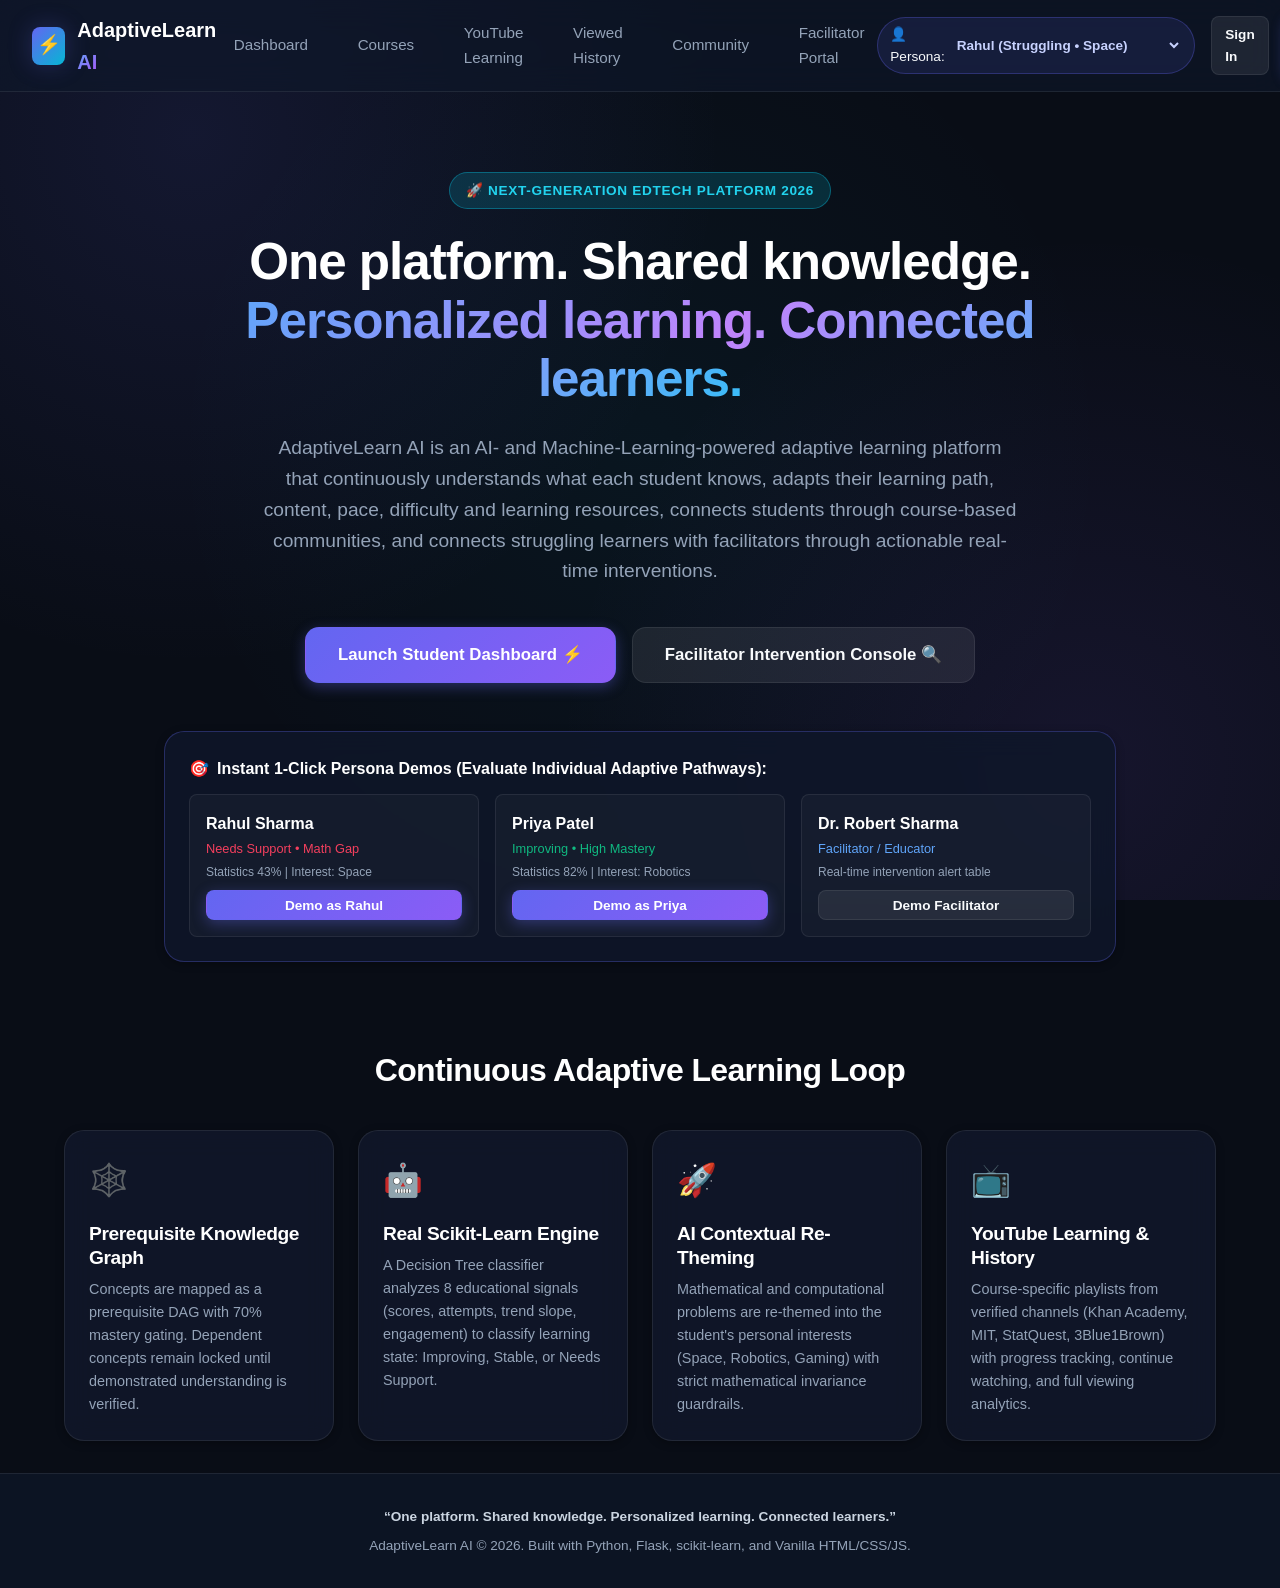
<file: templates/index.html>
<!DOCTYPE html>
<html lang="en">
<head>
  <meta charset="UTF-8">
  <meta name="viewport" content="width=device-width, initial-scale=1.0">
  <title>AdaptiveLearn AI — Adaptive Learning & Real-Time Intervention Platform</title>
  <meta name="description" content="One platform. Shared knowledge. Personalized learning. Connected learners. Next-generation adaptive learning for schools.">
  <link rel="stylesheet" href="/static/css/style.css">
  <link rel="stylesheet" href="/static/css/dashboard.css">
  <link rel="stylesheet" href="/static/css/responsive.css">
</head>
<body>

  <!-- Navigation -->
  <nav class="navbar">
    <div class="nav-brand">
      <div class="brand-icon">⚡</div>
      <div class="brand-text">AdaptiveLearn <span>AI</span></div>
    </div>
    <ul class="nav-links">
      <li><a href="/dashboard" class="nav-item">Dashboard</a></li>
      <li><a href="/courses" class="nav-item">Courses</a></li>
      <li><a href="/videos" class="nav-item">YouTube Learning</a></li>
      <li><a href="/history" class="nav-item">Viewed History</a></li>
      <li><a href="/community" class="nav-item">Community</a></li>
      <li><a href="/facilitator" class="nav-item">Facilitator Portal</a></li>
    </ul>
    <div class="nav-actions">
      <div class="persona-switcher">
        <span>👤 Persona:</span>
        <select id="globalPersonaSelect">
          <option value="1">Rahul (Struggling • Space)</option>
          <option value="2">Priya (Mastered • Robotics)</option>
          <option value="3">Arjun (CS • Gaming)</option>
          <option value="4">Ananya (Physics • Environment)</option>
          <option value="5">Kiran (New Student)</option>
          <option value="6">Dr. Sharma (Facilitator)</option>
          <option value="7">Principal Davis (Admin)</option>
        </select>
      </div>
      <a href="/login" class="btn btn-secondary btn-sm">Sign In</a>
      <a href="/register" class="btn btn-primary btn-sm">Get Started</a>
    </div>
  </nav>

  <!-- Hero Section -->
  <main style="flex:1;">
    <section style="text-align:center; padding: 5rem 1.5rem 3.5rem 1.5rem; max-width: 1000px; margin: 0 auto;">
      <div class="badge badge-stable" style="margin-bottom:1.5rem; font-size:0.85rem; padding:0.4rem 1rem;">
        🚀 Next-Generation EdTech Platform 2026
      </div>
      <h1 style="font-size:3.2rem; font-weight:800; line-height:1.15; margin-bottom:1.5rem;">
        One platform. Shared knowledge.<br/>
        <span style="background: linear-gradient(135deg, #60a5fa, #c084fc, #38bdf8); -webkit-background-clip: text; -webkit-text-fill-color: transparent;">
          Personalized learning. Connected learners.
        </span>
      </h1>
      <p style="font-size:1.2rem; color:var(--text-muted); max-width:760px; margin: 0 auto 2.5rem auto;">
        AdaptiveLearn AI is an AI- and Machine-Learning-powered adaptive learning platform that continuously understands what each student knows, adapts their learning path, content, pace, difficulty and learning resources, connects students through course-based communities, and connects struggling learners with facilitators through actionable real-time interventions.
      </p>

      <div style="display:flex; justify-content:center; gap:1rem; flex-wrap:wrap; margin-bottom:3rem;">
        <a href="/dashboard" class="btn btn-primary" style="font-size:1.05rem; padding:0.85rem 2rem;">
          Launch Student Dashboard ⚡
        </a>
        <a href="/facilitator" class="btn btn-secondary" style="font-size:1.05rem; padding:0.85rem 2rem;">
          Facilitator Intervention Console 🔍
        </a>
      </div>

      <!-- Live Demo Persona Bar -->
      <div class="card" style="text-align:left; background:rgba(15, 23, 42, 0.85); border:1px solid rgba(99,102,241,0.3); padding:1.5rem;">
        <div style="font-weight:700; color:#fff; margin-bottom:0.75rem; display:flex; align-items:center; gap:0.5rem;">
          <span>🎯</span> Instant 1-Click Persona Demos (Evaluate Individual Adaptive Pathways):
        </div>
        <div style="display:grid; grid-template-columns:repeat(auto-fit, minmax(220px, 1fr)); gap:1rem;">
          <div style="background:rgba(255,255,255,0.03); border:1px solid var(--border-subtle); padding:1rem; border-radius:var(--radius-sm);">
            <div style="font-weight:700; color:#fff;">Rahul Sharma</div>
            <div style="font-size:0.8rem; color:#f43f5e; margin:0.2rem 0;">Needs Support • Math Gap</div>
            <div style="font-size:0.75rem; color:var(--text-muted); margin-bottom:0.5rem;">Statistics 43% | Interest: Space</div>
            <button class="btn btn-primary btn-sm btn-quick-login" data-email="rahul@school.edu" style="width:100%;">
              Demo as Rahul
            </button>
          </div>
          <div style="background:rgba(255,255,255,0.03); border:1px solid var(--border-subtle); padding:1rem; border-radius:var(--radius-sm);">
            <div style="font-weight:700; color:#fff;">Priya Patel</div>
            <div style="font-size:0.8rem; color:#10b981; margin:0.2rem 0;">Improving • High Mastery</div>
            <div style="font-size:0.75rem; color:var(--text-muted); margin-bottom:0.5rem;">Statistics 82% | Interest: Robotics</div>
            <button class="btn btn-primary btn-sm btn-quick-login" data-email="priya@school.edu" style="width:100%;">
              Demo as Priya
            </button>
          </div>
          <div style="background:rgba(255,255,255,0.03); border:1px solid var(--border-subtle); padding:1rem; border-radius:var(--radius-sm);">
            <div style="font-weight:700; color:#fff;">Dr. Robert Sharma</div>
            <div style="font-size:0.8rem; color:#60a5fa; margin:0.2rem 0;">Facilitator / Educator</div>
            <div style="font-size:0.75rem; color:var(--text-muted); margin-bottom:0.5rem;">Real-time intervention alert table</div>
            <button class="btn btn-secondary btn-sm btn-quick-login" data-email="teacher@school.edu" style="width:100%;">
              Demo Facilitator
            </button>
          </div>
        </div>
      </div>
    </section>

    <!-- Core Pillars Grid -->
    <section style="max-width:1200px; margin: 2rem auto; padding: 0 1.5rem;">
      <h2 style="text-align:center; font-size:2rem; margin-bottom:2.5rem;">Continuous Adaptive Learning Loop</h2>
      
      <div style="display:grid; grid-template-columns:repeat(auto-fit, minmax(260px, 1fr)); gap:1.5rem;">
        <div class="card">
          <div style="font-size:2rem; margin-bottom:1rem;">🕸️</div>
          <h3 style="font-size:1.2rem; margin-bottom:0.5rem;">Prerequisite Knowledge Graph</h3>
          <p style="font-size:0.9rem; color:var(--text-muted);">
            Concepts are mapped as a prerequisite DAG with 70% mastery gating. Dependent concepts remain locked until demonstrated understanding is verified.
          </p>
        </div>
        <div class="card">
          <div style="font-size:2rem; margin-bottom:1rem;">🤖</div>
          <h3 style="font-size:1.2rem; margin-bottom:0.5rem;">Real Scikit-Learn Engine</h3>
          <p style="font-size:0.9rem; color:var(--text-muted);">
            A Decision Tree classifier analyzes 8 educational signals (scores, attempts, trend slope, engagement) to classify learning state: Improving, Stable, or Needs Support.
          </p>
        </div>
        <div class="card">
          <div style="font-size:2rem; margin-bottom:1rem;">🚀</div>
          <h3 style="font-size:1.2rem; margin-bottom:0.5rem;">AI Contextual Re-Theming</h3>
          <p style="font-size:0.9rem; color:var(--text-muted);">
            Mathematical and computational problems are re-themed into the student's personal interests (Space, Robotics, Gaming) with strict mathematical invariance guardrails.
          </p>
        </div>
        <div class="card">
          <div style="font-size:2rem; margin-bottom:1rem;">📺</div>
          <h3 style="font-size:1.2rem; margin-bottom:0.5rem;">YouTube Learning & History</h3>
          <p style="font-size:0.9rem; color:var(--text-muted);">
            Course-specific playlists from verified channels (Khan Academy, MIT, StatQuest, 3Blue1Brown) with progress tracking, continue watching, and full viewing analytics.
          </p>
        </div>
      </div>
    </section>
  </main>

  <!-- Footer -->
  <footer class="footer">
    <div class="footer-tagline">“One platform. Shared knowledge. Personalized learning. Connected learners.”</div>
    <div>AdaptiveLearn AI © 2026. Built with Python, Flask, scikit-learn, and Vanilla HTML/CSS/JS.</div>
  </footer>

  <script src="/static/js/app.js"></script>
  <script src="/static/js/auth.js"></script>
</body>
</html>
</file>
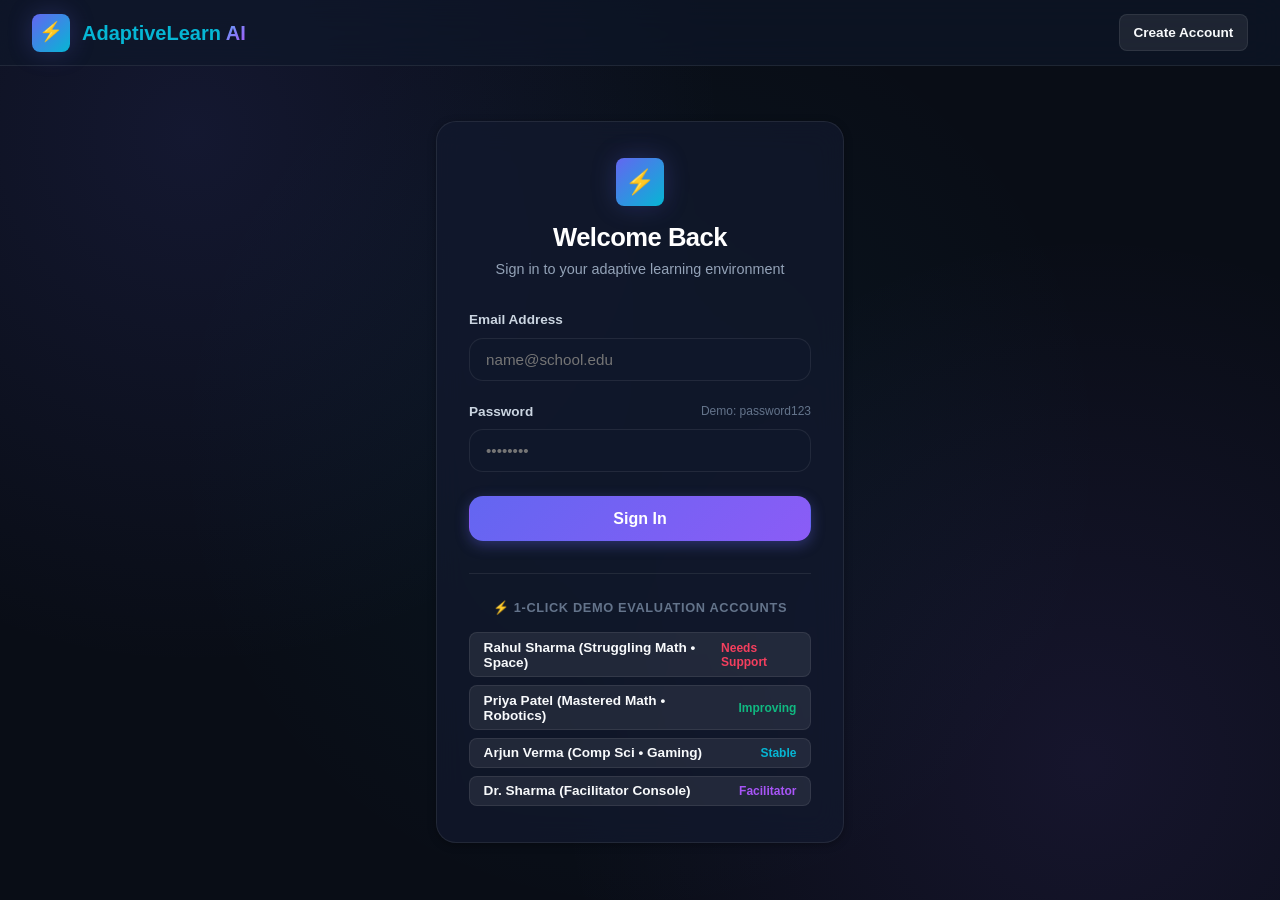
<file: templates/login.html>
<!DOCTYPE html>
<html lang="en">
<head>
  <meta charset="UTF-8">
  <meta name="viewport" content="width=device-width, initial-scale=1.0">
  <title>Sign In — AdaptiveLearn AI</title>
  <link rel="stylesheet" href="/static/css/style.css">
  <link rel="stylesheet" href="/static/css/dashboard.css">
  <link rel="stylesheet" href="/static/css/responsive.css">
</head>
<body style="justify-content:center; align-items:center;">

  <nav class="navbar" style="position:fixed; width:100%; top:0; left:0;">
    <div class="nav-brand">
      <a href="/" style="display:flex; align-items:center; gap:0.75rem; text-decoration:none;">
        <div class="brand-icon">⚡</div>
        <div class="brand-text">AdaptiveLearn <span>AI</span></div>
      </a>
    </div>
    <div class="nav-actions">
      <a href="/register" class="btn btn-secondary btn-sm">Create Account</a>
    </div>
  </nav>

  <div style="width:100%; max-width:440px; margin: 6rem auto 2rem auto; padding:0 1rem;">
    <div class="card" style="padding:2.25rem 2rem;">
      <div style="text-align:center; margin-bottom:1.75rem;">
        <div class="brand-icon" style="margin:0 auto 1rem auto; width:48px; height:48px; font-size:1.5rem;">⚡</div>
        <h2 style="font-size:1.6rem; font-weight:800;">Welcome Back</h2>
        <p style="color:var(--text-muted); font-size:0.9rem; margin-top:0.25rem;">
          Sign in to your adaptive learning environment
        </p>
      </div>

      <form id="loginForm">
        <div style="margin-bottom:1.25rem;">
          <label style="display:block; font-size:0.85rem; font-weight:600; color:#cbd5e1; margin-bottom:0.4rem;">
            Email Address
          </label>
          <input type="email" id="loginEmail" required placeholder="name@school.edu" 
                 style="width:100%; background:#0f172a; border:1px solid var(--border-subtle); color:#fff; padding:0.75rem 1rem; border-radius:var(--radius-md); outline:none; font-size:0.95rem;" />
        </div>

        <div style="margin-bottom:1.5rem;">
          <div style="display:flex; justify-content:space-between; align-items:center; margin-bottom:0.4rem;">
            <label style="font-size:0.85rem; font-weight:600; color:#cbd5e1;">Password</label>
            <span style="font-size:0.75rem; color:var(--text-subtle);">Demo: password123</span>
          </div>
          <input type="password" id="loginPassword" required placeholder="••••••••" 
                 style="width:100%; background:#0f172a; border:1px solid var(--border-subtle); color:#fff; padding:0.75rem 1rem; border-radius:var(--radius-md); outline:none; font-size:0.95rem;" />
        </div>

        <button type="submit" class="btn btn-primary" style="width:100%; padding:0.8rem; font-size:1rem;">
          Sign In
        </button>
      </form>

      <!-- 1-Click Demo Personas -->
      <div style="margin-top:2rem; padding-top:1.5rem; border-top:1px solid var(--border-subtle);">
        <div style="font-size:0.8rem; font-weight:700; color:var(--text-subtle); text-transform:uppercase; letter-spacing:0.05em; margin-bottom:0.85rem; text-align:center;">
          ⚡ 1-Click Demo Evaluation Accounts
        </div>
        <div style="display:flex; flex-direction:column; gap:0.5rem;">
          <button class="btn btn-secondary btn-sm btn-quick-login" data-email="rahul@school.edu" style="justify-content:space-between; text-align:left;">
            <span><strong>Rahul Sharma</strong> (Struggling Math • Space)</span>
            <span style="color:#f43f5e; font-size:0.75rem;">Needs Support</span>
          </button>
          <button class="btn btn-secondary btn-sm btn-quick-login" data-email="priya@school.edu" style="justify-content:space-between; text-align:left;">
            <span><strong>Priya Patel</strong> (Mastered Math • Robotics)</span>
            <span style="color:#10b981; font-size:0.75rem;">Improving</span>
          </button>
          <button class="btn btn-secondary btn-sm btn-quick-login" data-email="arjun@school.edu" style="justify-content:space-between; text-align:left;">
            <span><strong>Arjun Verma</strong> (Comp Sci • Gaming)</span>
            <span style="color:#06b6d4; font-size:0.75rem;">Stable</span>
          </button>
          <button class="btn btn-secondary btn-sm btn-quick-login" data-email="teacher@school.edu" style="justify-content:space-between; text-align:left;">
            <span><strong>Dr. Sharma</strong> (Facilitator Console)</span>
            <span style="color:#a855f7; font-size:0.75rem;">Facilitator</span>
          </button>
        </div>
      </div>
    </div>
  </div>

  <script src="/static/js/app.js"></script>
  <script src="/static/js/auth.js"></script>
</body>
</html>
</file>
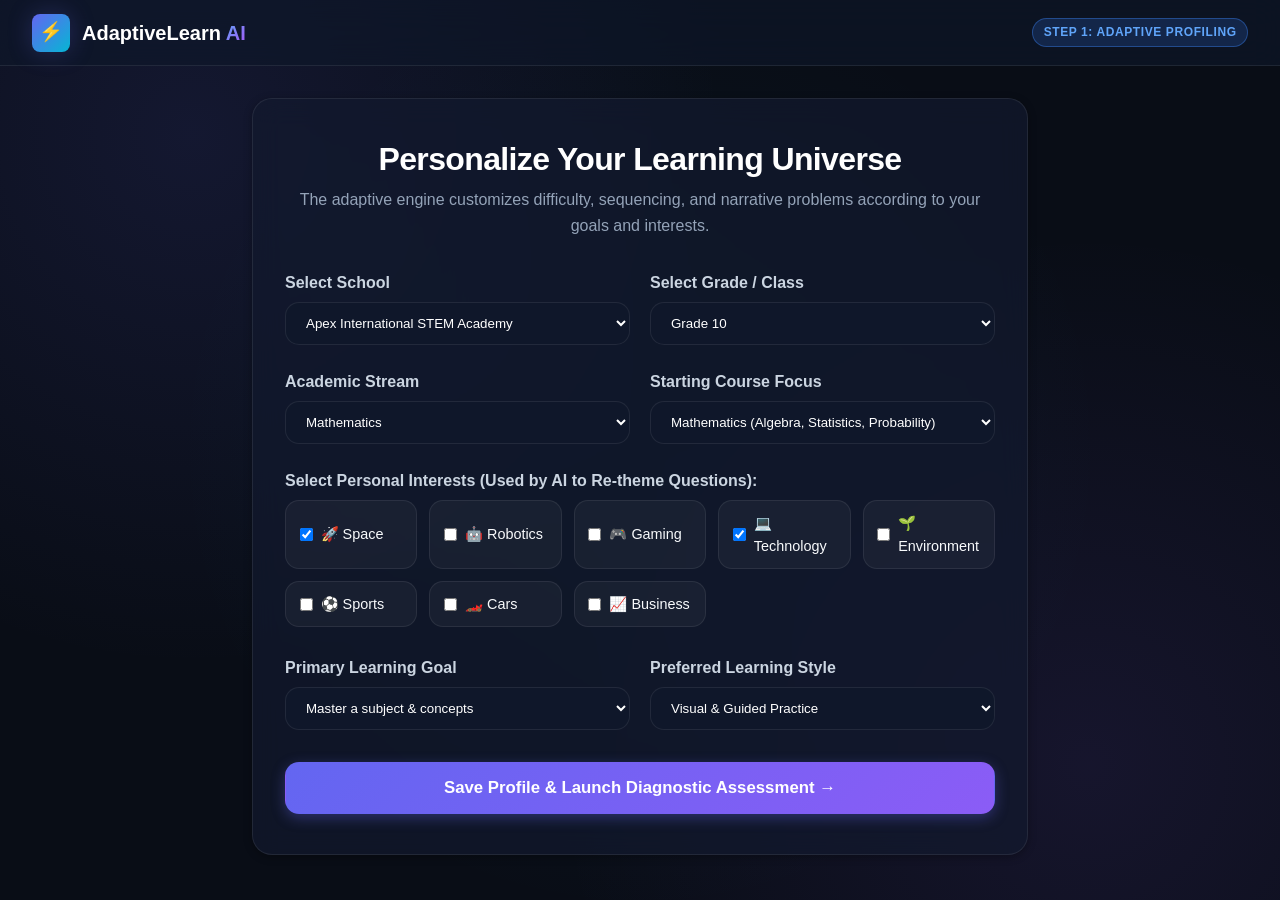
<file: templates/onboarding.html>
<!DOCTYPE html>
<html lang="en">
<head>
  <meta charset="UTF-8">
  <meta name="viewport" content="width=device-width, initial-scale=1.0">
  <title>Student Onboarding — AdaptiveLearn AI</title>
  <link rel="stylesheet" href="/static/css/style.css">
  <link rel="stylesheet" href="/static/css/dashboard.css">
  <link rel="stylesheet" href="/static/css/responsive.css">
</head>
<body>

  <nav class="navbar">
    <div class="nav-brand">
      <div class="brand-icon">⚡</div>
      <div class="brand-text">AdaptiveLearn <span>AI</span></div>
    </div>
    <div class="nav-actions">
      <span class="badge badge-learning">Step 1: Adaptive Profiling</span>
    </div>
  </nav>

  <div class="dashboard-container" style="max-width:840px;">
    <div class="card" style="padding:2.5rem 2rem;">
      <div style="margin-bottom:2rem; text-align:center;">
        <h1 style="font-size:2rem; font-weight:800; margin-bottom:0.5rem;">Personalize Your Learning Universe</h1>
        <p style="color:var(--text-muted); font-size:1rem;">
          The adaptive engine customizes difficulty, sequencing, and narrative problems according to your goals and interests.
        </p>
      </div>

      <form id="onboardingForm">
        <!-- School & Grade -->
        <div style="display:grid; grid-template-columns:1fr 1fr; gap:1.25rem; margin-bottom:1.5rem;">
          <div>
            <label style="display:block; font-weight:600; color:#cbd5e1; margin-bottom:0.4rem;">Select School</label>
            <select id="onboardSchool" style="width:100%; background:#0f172a; border:1px solid var(--border-subtle); color:#fff; padding:0.75rem 1rem; border-radius:var(--radius-md); outline:none;">
              <option value="1">Apex International STEM Academy</option>
              <option value="2">Metro Heights Collegiate School</option>
            </select>
          </div>
          <div>
            <label style="display:block; font-weight:600; color:#cbd5e1; margin-bottom:0.4rem;">Select Grade / Class</label>
            <select id="onboardGrade" style="width:100%; background:#0f172a; border:1px solid var(--border-subtle); color:#fff; padding:0.75rem 1rem; border-radius:var(--radius-md); outline:none;">
              <option value="1">Grade 8</option>
              <option value="2">Grade 9</option>
              <option value="3" selected>Grade 10</option>
              <option value="4">Grade 11</option>
              <option value="5">Grade 12</option>
            </select>
          </div>
        </div>

        <!-- Academic Stream & Primary Course -->
        <div style="display:grid; grid-template-columns:1fr 1fr; gap:1.25rem; margin-bottom:1.5rem;">
          <div>
            <label style="display:block; font-weight:600; color:#cbd5e1; margin-bottom:0.4rem;">Academic Stream</label>
            <select id="onboardStream" style="width:100%; background:#0f172a; border:1px solid var(--border-subtle); color:#fff; padding:0.75rem 1rem; border-radius:var(--radius-md); outline:none;">
              <option value="1">Computer Science</option>
              <option value="2" selected>Mathematics</option>
              <option value="3">Science</option>
              <option value="4">Electronics</option>
              <option value="5">Mechanical</option>
              <option value="6">Civil</option>
              <option value="7">Commerce</option>
            </select>
          </div>
          <div>
            <label style="display:block; font-weight:600; color:#cbd5e1; margin-bottom:0.4rem;">Starting Course Focus</label>
            <select id="onboardCourse" style="width:100%; background:#0f172a; border:1px solid var(--border-subtle); color:#fff; padding:0.75rem 1rem; border-radius:var(--radius-md); outline:none;">
              <option value="1" selected>Mathematics (Algebra, Statistics, Probability)</option>
              <option value="2">Computer Science (Python, Data Structures, Algorithms)</option>
              <option value="3">Physics (Mechanics, Thermodynamics, Electromagnetism)</option>
              <option value="4">Science (Integrated)</option>
            </select>
          </div>
        </div>

        <!-- Student Interests Selection -->
        <div style="margin-bottom:1.75rem;">
          <label style="display:block; font-weight:600; color:#cbd5e1; margin-bottom:0.4rem;">
            Select Personal Interests (Used by AI to Re-theme Questions):
          </label>
          <div style="display:grid; grid-template-columns:repeat(auto-fit, minmax(130px, 1fr)); gap:0.75rem;" id="interestBadgesGroup">
            <label class="interest-check-label">
              <input type="checkbox" name="interest" value="Space" checked />
              <span>🚀 Space</span>
            </label>
            <label class="interest-check-label">
              <input type="checkbox" name="interest" value="Robotics" />
              <span>🤖 Robotics</span>
            </label>
            <label class="interest-check-label">
              <input type="checkbox" name="interest" value="Gaming" />
              <span>🎮 Gaming</span>
            </label>
            <label class="interest-check-label">
              <input type="checkbox" name="interest" value="Technology" checked />
              <span>💻 Technology</span>
            </label>
            <label class="interest-check-label">
              <input type="checkbox" name="interest" value="Environment" />
              <span>🌱 Environment</span>
            </label>
            <label class="interest-check-label">
              <input type="checkbox" name="interest" value="Sports" />
              <span>⚽ Sports</span>
            </label>
            <label class="interest-check-label">
              <input type="checkbox" name="interest" value="Cars" />
              <span>🏎️ Cars</span>
            </label>
            <label class="interest-check-label">
              <input type="checkbox" name="interest" value="Business" />
              <span>📈 Business</span>
            </label>
          </div>
        </div>

        <!-- Learning Goals & Style -->
        <div style="display:grid; grid-template-columns:1fr 1fr; gap:1.25rem; margin-bottom:2rem;">
          <div>
            <label style="display:block; font-weight:600; color:#cbd5e1; margin-bottom:0.4rem;">Primary Learning Goal</label>
            <select id="onboardGoal" style="width:100%; background:#0f172a; border:1px solid var(--border-subtle); color:#fff; padding:0.75rem 1rem; border-radius:var(--radius-md); outline:none;">
              <option value="Master a subject">Master a subject & concepts</option>
              <option value="Improve fundamentals">Improve fundamentals</option>
              <option value="Competitive exam preparation">Competitive exam preparation</option>
              <option value="Pass exams">Pass exams with distinction</option>
              <option value="Learn programming">Learn programming</option>
              <option value="Complete course">Complete course curriculum</option>
            </select>
          </div>
          <div>
            <label style="display:block; font-weight:600; color:#cbd5e1; margin-bottom:0.4rem;">Preferred Learning Style</label>
            <select id="onboardStyle" style="width:100%; background:#0f172a; border:1px solid var(--border-subtle); color:#fff; padding:0.75rem 1rem; border-radius:var(--radius-md); outline:none;">
              <option value="Visual & Guided Practice">Visual & Guided Practice</option>
              <option value="Step-by-Step Problem Solving">Step-by-Step Problem Solving</option>
              <option value="Video First Then Assessment">Video First Then Assessment</option>
              <option value="Project-Based Practical">Project-Based Practical</option>
            </select>
          </div>
        </div>

        <button type="submit" class="btn btn-primary" style="width:100%; padding:0.95rem; font-size:1.05rem;">
          Save Profile & Launch Diagnostic Assessment →
        </button>
      </form>
    </div>
  </div>

  <style>
    .interest-check-label {
      display: flex;
      align-items: center;
      gap: 0.5rem;
      background: rgba(255, 255, 255, 0.04);
      border: 1px solid var(--border-subtle);
      padding: 0.65rem 0.85rem;
      border-radius: var(--radius-md);
      cursor: pointer;
      font-size: 0.9rem;
      transition: var(--transition);
    }
    .interest-check-label:hover {
      background: rgba(99, 102, 241, 0.15);
      border-color: rgba(99, 102, 241, 0.4);
    }
  </style>

  <script src="/static/js/app.js"></script>
  <script>
    document.getElementById('onboardingForm').addEventListener('submit', async (e) => {
      e.preventDefault();
      const school_id = parseInt(document.getElementById('onboardSchool').value);
      const grade_id = parseInt(document.getElementById('onboardGrade').value);
      const stream_id = parseInt(document.getElementById('onboardStream').value);
      const course_id = parseInt(document.getElementById('onboardCourse').value);
      const primary_goal = document.getElementById('onboardGoal').value;
      const preferred_learning_style = document.getElementById('onboardStyle').value;

      const checkedBoxes = document.querySelectorAll('input[name="interest"]:checked');
      const interests = Array.from(checkedBoxes).map(cb => cb.value);

      try {
        await App.api('/api/onboarding', {
          method: 'POST',
          body: {
            school_id, grade_id, stream_id, course_id, primary_goal, preferred_learning_style, interests
          }
        });
        App.toast('Onboarding saved! Starting diagnostic assessment...', 'success');
        setTimeout(() => {
          window.location.href = `/assessment?course_id=${course_id}&diagnostic=true`;
        }, 600);
      } catch (err) {
        // handled
      }
    });
  </script>
</body>
</html>
</file>
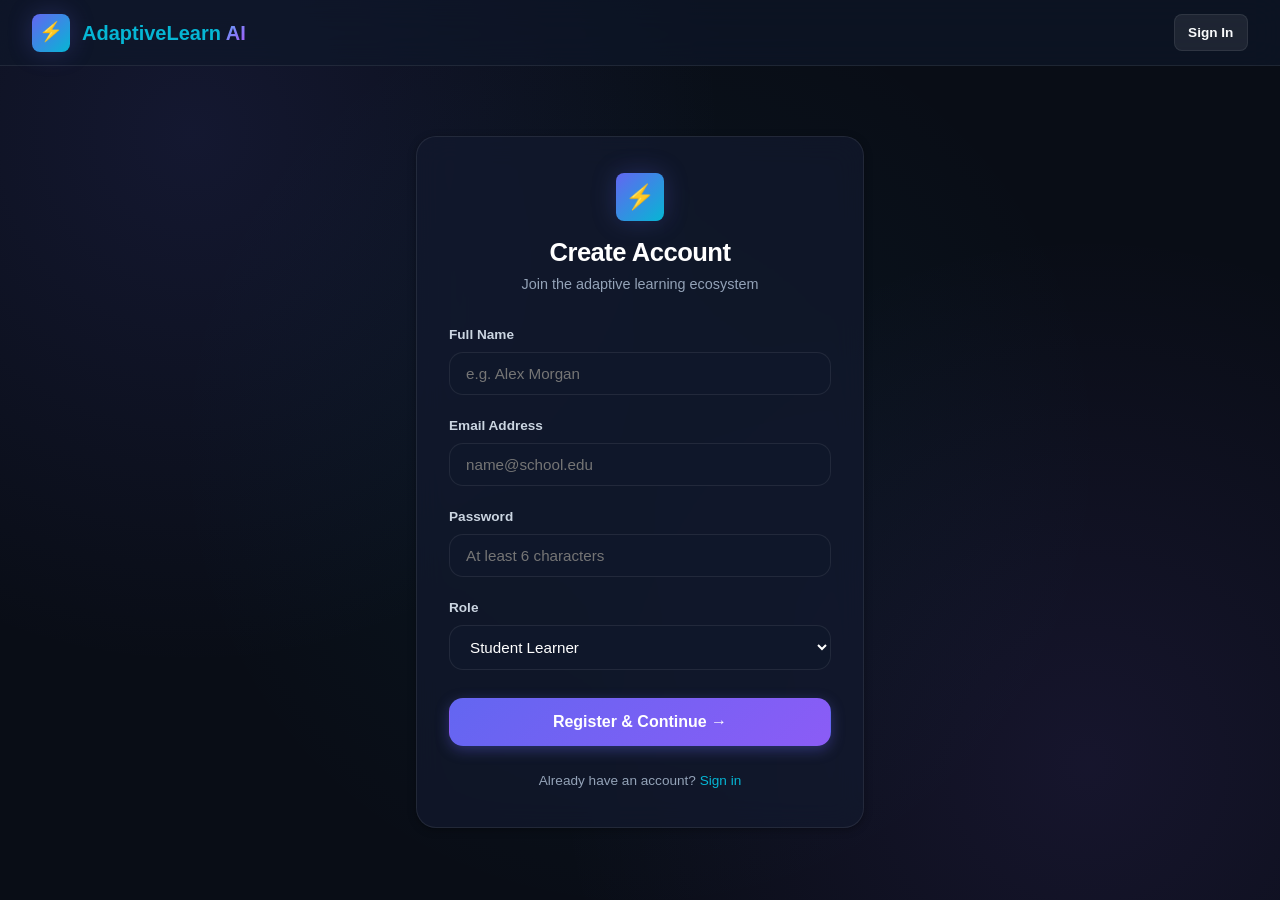
<file: templates/register.html>
<!DOCTYPE html>
<html lang="en">
<head>
  <meta charset="UTF-8">
  <meta name="viewport" content="width=device-width, initial-scale=1.0">
  <title>Create Account — AdaptiveLearn AI</title>
  <link rel="stylesheet" href="/static/css/style.css">
  <link rel="stylesheet" href="/static/css/dashboard.css">
  <link rel="stylesheet" href="/static/css/responsive.css">
</head>
<body style="justify-content:center; align-items:center;">

  <nav class="navbar" style="position:fixed; width:100%; top:0; left:0;">
    <div class="nav-brand">
      <a href="/" style="display:flex; align-items:center; gap:0.75rem; text-decoration:none;">
        <div class="brand-icon">⚡</div>
        <div class="brand-text">AdaptiveLearn <span>AI</span></div>
      </a>
    </div>
    <div class="nav-actions">
      <a href="/login" class="btn btn-secondary btn-sm">Sign In</a>
    </div>
  </nav>

  <div style="width:100%; max-width:480px; margin: 6rem auto 2rem auto; padding:0 1rem;">
    <div class="card" style="padding:2.25rem 2rem;">
      <div style="text-align:center; margin-bottom:1.75rem;">
        <div class="brand-icon" style="margin:0 auto 1rem auto; width:48px; height:48px; font-size:1.5rem;">⚡</div>
        <h2 style="font-size:1.6rem; font-weight:800;">Create Account</h2>
        <p style="color:var(--text-muted); font-size:0.9rem; margin-top:0.25rem;">
          Join the adaptive learning ecosystem
        </p>
      </div>

      <form id="registerForm">
        <div style="margin-bottom:1.25rem;">
          <label style="display:block; font-size:0.85rem; font-weight:600; color:#cbd5e1; margin-bottom:0.4rem;">
            Full Name
          </label>
          <input type="text" id="regName" required placeholder="e.g. Alex Morgan" 
                 style="width:100%; background:#0f172a; border:1px solid var(--border-subtle); color:#fff; padding:0.75rem 1rem; border-radius:var(--radius-md); outline:none; font-size:0.95rem;" />
        </div>

        <div style="margin-bottom:1.25rem;">
          <label style="display:block; font-size:0.85rem; font-weight:600; color:#cbd5e1; margin-bottom:0.4rem;">
            Email Address
          </label>
          <input type="email" id="regEmail" required placeholder="name@school.edu" 
                 style="width:100%; background:#0f172a; border:1px solid var(--border-subtle); color:#fff; padding:0.75rem 1rem; border-radius:var(--radius-md); outline:none; font-size:0.95rem;" />
        </div>

        <div style="margin-bottom:1.25rem;">
          <label style="display:block; font-size:0.85rem; font-weight:600; color:#cbd5e1; margin-bottom:0.4rem;">
            Password
          </label>
          <input type="password" id="regPassword" required placeholder="At least 6 characters" 
                 style="width:100%; background:#0f172a; border:1px solid var(--border-subtle); color:#fff; padding:0.75rem 1rem; border-radius:var(--radius-md); outline:none; font-size:0.95rem;" />
        </div>

        <div style="margin-bottom:1.75rem;">
          <label style="display:block; font-size:0.85rem; font-weight:600; color:#cbd5e1; margin-bottom:0.4rem;">
            Role
          </label>
          <select id="regRole" style="width:100%; background:#0f172a; border:1px solid var(--border-subtle); color:#fff; padding:0.75rem 1rem; border-radius:var(--radius-md); outline:none; font-size:0.95rem;">
            <option value="student">Student Learner</option>
            <option value="facilitator">Teacher / Facilitator</option>
            <option value="admin">School Administrator</option>
          </select>
        </div>

        <button type="submit" class="btn btn-primary" style="width:100%; padding:0.85rem; font-size:1rem;">
          Register & Continue →
        </button>
      </form>

      <div style="text-align:center; margin-top:1.5rem; font-size:0.85rem; color:var(--text-muted);">
        Already have an account? <a href="/login">Sign in</a>
      </div>
    </div>
  </div>

  <script src="/static/js/app.js"></script>
  <script src="/static/js/auth.js"></script>
</body>
</html>
</file>
<file: static/css/style.css>
/* ======================================================================
   AdaptiveLearn AI - Core Design System & Global Styles
   "One platform. Shared knowledge. Personalized learning. Connected learners."
   ====================================================================== */

:root {
  /* Color Palette */
  --bg-primary: #090d16;
  --bg-secondary: #0f172a;
  --bg-card: rgba(18, 26, 47, 0.72);
  --bg-card-hover: rgba(26, 38, 68, 0.85);
  --bg-elevated: #1e293b;
  --bg-glass: rgba(15, 23, 42, 0.65);

  --border-subtle: rgba(255, 255, 255, 0.08);
  --border-focus: rgba(99, 102, 241, 0.5);
  --border-glow: rgba(99, 102, 241, 0.25);

  --accent-primary: #6366f1;       /* Indigo */
  --accent-primary-hover: #4f46e5;
  --accent-secondary: #8b5cf6;     /* Purple */
  --accent-cyan: #06b6d4;          /* Cyan */
  --accent-emerald: #10b981;       /* Green / Mastered */
  --accent-amber: #f59e0b;         /* Amber / Needs Practice */
  --accent-rose: #f43f5e;          /* Red / Needs Support */

  --text-main: #f8fafc;
  --text-muted: #94a3b8;
  --text-subtle: #64748b;

  /* Shadows & Glassmorphism */
  --shadow-sm: 0 2px 8px rgba(0, 0, 0, 0.3);
  --shadow-md: 0 8px 24px rgba(0, 0, 0, 0.4);
  --shadow-lg: 0 16px 40px rgba(0, 0, 0, 0.5);
  --shadow-glow: 0 0 25px rgba(99, 102, 241, 0.25);

  --radius-sm: 8px;
  --radius-md: 14px;
  --radius-lg: 20px;
  --radius-full: 9999px;

  --font-sans: 'Inter', -apple-system, BlinkMacSystemFont, 'Segoe UI', Roboto, sans-serif;
  --transition: all 0.25s cubic-bezier(0.4, 0, 0.2, 1);
}

*, *::before, *::after {
  box-sizing: border-box;
  margin: 0;
  padding: 0;
}

body {
  font-family: var(--font-sans);
  background-color: var(--bg-primary);
  color: var(--text-main);
  line-height: 1.6;
  min-height: 100vh;
  display: flex;
  flex-direction: column;
  background-image: 
    radial-gradient(circle at 15% 15%, rgba(99, 102, 241, 0.12) 0%, transparent 40%),
    radial-gradient(circle at 85% 85%, rgba(139, 92, 246, 0.10) 0%, transparent 40%),
    radial-gradient(circle at 50% 50%, rgba(6, 182, 212, 0.05) 0%, transparent 60%);
  background-attachment: fixed;
  overflow-x: hidden;
}

/* Typography */
h1, h2, h3, h4, h5, h6 {
  font-weight: 700;
  color: #fff;
  letter-spacing: -0.02em;
  line-height: 1.25;
}

a {
  color: var(--accent-cyan);
  text-decoration: none;
  transition: var(--transition);
}

a:hover {
  color: #38bdf8;
}

/* Navigation Bar */
.navbar {
  position: sticky;
  top: 0;
  z-index: 100;
  background: var(--bg-glass);
  backdrop-filter: blur(16px);
  -webkit-backdrop-filter: blur(16px);
  border-bottom: 1px solid var(--border-subtle);
  padding: 0.85rem 2rem;
  display: flex;
  align-items: center;
  justify-content: space-between;
}

.nav-brand {
  display: flex;
  align-items: center;
  gap: 0.75rem;
  font-size: 1.25rem;
  font-weight: 800;
  color: #fff;
}

.brand-icon {
  width: 38px;
  height: 38px;
  background: linear-gradient(135deg, var(--accent-primary), var(--accent-cyan));
  border-radius: var(--radius-sm);
  display: flex;
  align-items: center;
  justify-content: center;
  font-size: 1.2rem;
  box-shadow: var(--shadow-glow);
}

.brand-text span {
  background: linear-gradient(135deg, #60a5fa, #a855f7);
  -webkit-background-clip: text;
  -webkit-text-fill-color: transparent;
}

.nav-links {
  display: flex;
  align-items: center;
  gap: 1.5rem;
  list-style: none;
}

.nav-item {
  color: var(--text-muted);
  font-size: 0.95rem;
  font-weight: 500;
  display: flex;
  align-items: center;
  gap: 0.4rem;
  padding: 0.4rem 0.8rem;
  border-radius: var(--radius-sm);
  transition: var(--transition);
}

.nav-item:hover, .nav-item.active {
  color: #fff;
  background: rgba(255, 255, 255, 0.06);
}

.nav-actions {
  display: flex;
  align-items: center;
  gap: 1rem;
}

/* Persona Switcher Badge (Crucial for live hackathon presentation) */
.persona-switcher {
  display: flex;
  align-items: center;
  gap: 0.5rem;
  background: rgba(99, 102, 241, 0.12);
  border: 1px solid rgba(99, 102, 241, 0.3);
  padding: 0.35rem 0.75rem;
  border-radius: var(--radius-full);
  font-size: 0.85rem;
}

.persona-switcher select {
  background: transparent;
  border: none;
  color: #c7d2fe;
  font-weight: 600;
  font-size: 0.85rem;
  outline: none;
  cursor: pointer;
}

.persona-switcher select option {
  background: #0f172a;
  color: #fff;
}

/* Buttons */
.btn {
  display: inline-flex;
  align-items: center;
  justify-content: center;
  gap: 0.5rem;
  padding: 0.65rem 1.35rem;
  font-size: 0.95rem;
  font-weight: 600;
  border-radius: var(--radius-md);
  border: 1px solid transparent;
  cursor: pointer;
  transition: var(--transition);
  text-decoration: none;
  outline: none;
}

.btn-primary {
  background: linear-gradient(135deg, var(--accent-primary), var(--accent-secondary));
  color: #fff;
  box-shadow: 0 4px 14px rgba(99, 102, 241, 0.35);
}

.btn-primary:hover {
  background: linear-gradient(135deg, #4f46e5, #7c3aed);
  transform: translateY(-1px);
  box-shadow: 0 6px 20px rgba(99, 102, 241, 0.5);
}

.btn-secondary {
  background: rgba(255, 255, 255, 0.08);
  color: var(--text-main);
  border-color: var(--border-subtle);
}

.btn-secondary:hover {
  background: rgba(255, 255, 255, 0.14);
  color: #fff;
}

.btn-success {
  background: linear-gradient(135deg, #10b981, #059669);
  color: #fff;
}

.btn-warning {
  background: linear-gradient(135deg, #f59e0b, #d97706);
  color: #fff;
}

.btn-sm {
  padding: 0.4rem 0.85rem;
  font-size: 0.85rem;
  border-radius: var(--radius-sm);
}

/* Glass Cards */
.card {
  background: var(--bg-card);
  backdrop-filter: blur(14px);
  -webkit-backdrop-filter: blur(14px);
  border: 1px solid var(--border-subtle);
  border-radius: var(--radius-lg);
  padding: 1.5rem;
  box-shadow: var(--shadow-sm);
  transition: var(--transition);
}

.card:hover {
  border-color: rgba(99, 102, 241, 0.3);
  box-shadow: var(--shadow-md);
}

.card-header {
  display: flex;
  align-items: center;
  justify-content: space-between;
  margin-bottom: 1.25rem;
}

.card-title {
  font-size: 1.15rem;
  font-weight: 700;
  display: flex;
  align-items: center;
  gap: 0.5rem;
}

/* Badges */
.badge {
  display: inline-flex;
  align-items: center;
  gap: 0.35rem;
  padding: 0.25rem 0.65rem;
  font-size: 0.75rem;
  font-weight: 700;
  border-radius: var(--radius-full);
  text-transform: uppercase;
  letter-spacing: 0.05em;
}

.badge-mastered {
  background: rgba(16, 185, 129, 0.18);
  color: #34d399;
  border: 1px solid rgba(16, 185, 129, 0.4);
}

.badge-learning {
  background: rgba(59, 130, 246, 0.18);
  color: #60a5fa;
  border: 1px solid rgba(59, 130, 246, 0.4);
}

.badge-practice {
  background: rgba(245, 158, 11, 0.18);
  color: #fbbf24;
  border: 1px solid rgba(245, 158, 11, 0.4);
}

.badge-locked {
  background: rgba(100, 116, 139, 0.2);
  color: #94a3b8;
  border: 1px solid rgba(100, 116, 139, 0.4);
}

.badge-support {
  background: rgba(244, 63, 94, 0.18);
  color: #fb7185;
  border: 1px solid rgba(244, 63, 94, 0.4);
}

.badge-improving {
  background: rgba(16, 185, 129, 0.18);
  color: #34d399;
  border: 1px solid rgba(16, 185, 129, 0.4);
}

.badge-stable {
  background: rgba(6, 182, 212, 0.18);
  color: #22d3ee;
  border: 1px solid rgba(6, 182, 212, 0.4);
}

/* Progress Bar */
.progress-bar-container {
  width: 100%;
  height: 8px;
  background: rgba(255, 255, 255, 0.08);
  border-radius: var(--radius-full);
  overflow: hidden;
  margin: 0.5rem 0;
}

.progress-bar-fill {
  height: 100%;
  border-radius: var(--radius-full);
  background: linear-gradient(90deg, var(--accent-primary), var(--accent-cyan));
  transition: width 0.6s cubic-bezier(0.4, 0, 0.2, 1);
}

.progress-bar-fill.success {
  background: linear-gradient(90deg, #10b981, #059669);
}

.progress-bar-fill.warning {
  background: linear-gradient(90deg, #f59e0b, #d97706);
}

/* Toast Notifications */
#toast-container {
  position: fixed;
  bottom: 1.5rem;
  right: 1.5rem;
  z-index: 9999;
  display: flex;
  flex-direction: column;
  gap: 0.75rem;
  max-width: 380px;
}

.toast {
  background: #1e293b;
  color: #fff;
  border: 1px solid var(--border-subtle);
  border-radius: var(--radius-md);
  padding: 0.85rem 1.25rem;
  box-shadow: var(--shadow-lg);
  display: flex;
  align-items: center;
  gap: 0.75rem;
  font-size: 0.9rem;
  animation: slideIn 0.3s ease-out;
}

@keyframes slideIn {
  from { transform: translateX(100%); opacity: 0; }
  to { transform: translateX(0); opacity: 1; }
}

/* Footer */
.footer {
  margin-top: auto;
  border-top: 1px solid var(--border-subtle);
  background: var(--bg-glass);
  padding: 2rem;
  text-align: center;
  color: var(--text-muted);
  font-size: 0.85rem;
}

.footer-tagline {
  color: #cbd5e1;
  font-weight: 600;
  margin-bottom: 0.4rem;
}
</file>
<file: static/css/dashboard.css>
/* ======================================================================
   Dashboard Styling - Student & Facilitator
   ====================================================================== */

.dashboard-container {
  max-width: 1400px;
  margin: 0 auto;
  padding: 2rem;
  width: 100%;
}

/* Dashboard Welcome Header */
.dashboard-header {
  display: flex;
  justify-content: space-between;
  align-items: center;
  margin-bottom: 2rem;
  flex-wrap: wrap;
  gap: 1rem;
}

.welcome-text h1 {
  font-size: 2rem;
  font-weight: 800;
  margin-bottom: 0.25rem;
}

.welcome-text p {
  color: var(--text-muted);
  font-size: 1rem;
}

.student-tag-group {
  display: flex;
  align-items: center;
  gap: 0.6rem;
  margin-top: 0.5rem;
}

/* Key Metrics Grid (6 Metrics Cards) */
.metrics-grid {
  display: grid;
  grid-template-columns: repeat(auto-fit, minmax(210px, 1fr));
  gap: 1.25rem;
  margin-bottom: 2.5rem;
}

.metric-card {
  background: var(--bg-card);
  backdrop-filter: blur(14px);
  border: 1px solid var(--border-subtle);
  border-radius: var(--radius-md);
  padding: 1.25rem;
  display: flex;
  flex-direction: column;
  justify-content: space-between;
  transition: var(--transition);
}

.metric-card:hover {
  transform: translateY(-2px);
  border-color: rgba(99, 102, 241, 0.4);
}

.metric-label {
  color: var(--text-muted);
  font-size: 0.825rem;
  font-weight: 600;
  text-transform: uppercase;
  letter-spacing: 0.05em;
  margin-bottom: 0.5rem;
}

.metric-val {
  font-size: 1.85rem;
  font-weight: 800;
  color: #fff;
  line-height: 1;
}

.metric-sub {
  color: var(--text-subtle);
  font-size: 0.8rem;
  margin-top: 0.4rem;
}

/* Hero Next Best Activity (Adaptive Engine Spotlight) */
.adaptive-hero-card {
  background: linear-gradient(135deg, rgba(30, 41, 59, 0.9), rgba(15, 23, 42, 0.95));
  border: 1px solid rgba(99, 102, 241, 0.35);
  border-radius: var(--radius-lg);
  padding: 2rem;
  margin-bottom: 2.5rem;
  box-shadow: 0 10px 30px rgba(0, 0, 0, 0.3);
  position: relative;
  overflow: hidden;
}

.adaptive-hero-card::after {
  content: '';
  position: absolute;
  top: -50%;
  right: -20%;
  width: 300px;
  height: 300px;
  background: radial-gradient(circle, rgba(99, 102, 241, 0.15) 0%, transparent 70%);
  pointer-events: none;
}

.adaptive-tag {
  display: inline-flex;
  align-items: center;
  gap: 0.5rem;
  background: rgba(99, 102, 241, 0.2);
  color: #a5b4fc;
  border: 1px solid rgba(99, 102, 241, 0.4);
  padding: 0.35rem 0.85rem;
  border-radius: var(--radius-full);
  font-size: 0.8rem;
  font-weight: 700;
  text-transform: uppercase;
  letter-spacing: 0.05em;
  margin-bottom: 1rem;
}

.adaptive-hero-body {
  display: flex;
  justify-content: space-between;
  align-items: center;
  flex-wrap: wrap;
  gap: 1.5rem;
}

.adaptive-info h2 {
  font-size: 1.6rem;
  font-weight: 800;
  margin-bottom: 0.5rem;
}

.adaptive-info p {
  color: var(--text-muted);
  max-width: 700px;
  margin-bottom: 1rem;
}

.adaptive-meta-row {
  display: flex;
  align-items: center;
  gap: 1.25rem;
  flex-wrap: wrap;
  font-size: 0.85rem;
}

.meta-item {
  display: flex;
  align-items: center;
  gap: 0.4rem;
  color: #cbd5e1;
}

/* 2-Column Main Layout */
.dashboard-main-grid {
  display: grid;
  grid-template-columns: 2fr 1fr;
  gap: 2rem;
  margin-bottom: 2.5rem;
}

/* Knowledge Graph Container */
.graph-container {
  background: var(--bg-card);
  border: 1px solid var(--border-subtle);
  border-radius: var(--radius-lg);
  padding: 1.5rem;
  margin-bottom: 2rem;
}

.graph-legend {
  display: flex;
  align-items: center;
  gap: 1.25rem;
  font-size: 0.85rem;
  color: var(--text-muted);
  margin-bottom: 1rem;
  flex-wrap: wrap;
}

.legend-dot {
  width: 10px;
  height: 10px;
  border-radius: 50%;
  display: inline-block;
}

.dot-mastered { background: #10b981; }
.dot-learning { background: #3b82f6; }
.dot-practice { background: #f59e0b; }
.dot-locked { background: #64748b; }

.graph-canvas-wrapper {
  background: rgba(11, 17, 32, 0.8);
  border: 1px solid rgba(255, 255, 255, 0.05);
  border-radius: var(--radius-md);
  min-height: 280px;
  position: relative;
  display: flex;
  align-items: center;
  justify-content: center;
  padding: 1.5rem;
  overflow-x: auto;
}

/* Node layout in DAG chain */
.dag-nodes-row {
  display: flex;
  align-items: center;
  gap: 2rem;
  min-width: 600px;
  padding: 1rem;
}

.dag-node {
  background: #1e293b;
  border: 2px solid var(--border-subtle);
  border-radius: var(--radius-md);
  padding: 1rem 1.25rem;
  min-width: 150px;
  text-align: center;
  cursor: pointer;
  transition: var(--transition);
  position: relative;
}

.dag-node:hover {
  transform: translateY(-3px);
  box-shadow: var(--shadow-md);
}

.dag-node.mastered {
  border-color: #10b981;
  background: rgba(16, 185, 129, 0.1);
}

.dag-node.learning {
  border-color: #3b82f6;
  background: rgba(59, 130, 246, 0.1);
}

.dag-node.needs-practice {
  border-color: #f59e0b;
  background: rgba(245, 158, 11, 0.1);
}

.dag-node.locked {
  border-color: #475569;
  background: rgba(71, 85, 105, 0.15);
  opacity: 0.6;
}

.dag-arrow {
  color: var(--text-subtle);
  font-size: 1.5rem;
  font-weight: 800;
}

/* Today's Adaptive Path */
.path-step-list {
  display: flex;
  flex-direction: column;
  gap: 0.85rem;
}

.path-step-item {
  display: flex;
  align-items: center;
  gap: 1rem;
  padding: 0.85rem 1rem;
  background: rgba(255, 255, 255, 0.03);
  border: 1px solid var(--border-subtle);
  border-radius: var(--radius-md);
}

.path-step-num {
  width: 28px;
  height: 28px;
  border-radius: 50%;
  background: rgba(99, 102, 241, 0.2);
  color: #a5b4fc;
  display: flex;
  align-items: center;
  justify-content: center;
  font-weight: 700;
  font-size: 0.85rem;
}

.path-step-item.completed .path-step-num {
  background: #10b981;
  color: #fff;
}

/* Playlist and Video Cards */
.media-card-grid {
  display: grid;
  grid-template-columns: repeat(auto-fill, minmax(280px, 1fr));
  gap: 1.25rem;
}

.media-card {
  background: var(--bg-card);
  border: 1px solid var(--border-subtle);
  border-radius: var(--radius-md);
  overflow: hidden;
  transition: var(--transition);
  display: flex;
  flex-direction: column;
}

.media-card:hover {
  transform: translateY(-2px);
  border-color: rgba(99, 102, 241, 0.4);
}

.media-thumb {
  width: 100%;
  height: 155px;
  object-fit: cover;
  background: #0f172a;
}

.media-body {
  padding: 1rem;
  display: flex;
  flex-direction: column;
  flex: 1;
}

.media-title {
  font-size: 0.95rem;
  font-weight: 700;
  color: #fff;
  margin-bottom: 0.4rem;
  display: -webkit-box;
  -webkit-line-clamp: 2;
  -webkit-box-orient: vertical;
  overflow: hidden;
}

.media-channel {
  font-size: 0.8rem;
  color: var(--text-muted);
  margin-bottom: 0.75rem;
}

.recommendation-why {
  font-size: 0.78rem;
  color: #60a5fa;
  background: rgba(59, 130, 246, 0.1);
  padding: 0.4rem 0.6rem;
  border-radius: var(--radius-sm);
  margin-top: auto;
  margin-bottom: 0.75rem;
}
</file>
<file: static/css/responsive.css>
/* ======================================================================
   Responsive Breakpoints & Mobile Optimization
   ====================================================================== */

@media (max-width: 1024px) {
  .dashboard-main-grid {
    grid-template-columns: 1fr;
  }
  
  .navbar {
    padding: 0.75rem 1.25rem;
  }

  .nav-links {
    gap: 0.75rem;
  }
}

@media (max-width: 768px) {
  .navbar {
    flex-wrap: wrap;
    gap: 0.75rem;
  }

  .nav-links {
    order: 3;
    width: 100%;
    overflow-x: auto;
    padding-bottom: 0.25rem;
  }

  .dashboard-container {
    padding: 1.25rem;
  }

  .adaptive-hero-card {
    padding: 1.5rem;
  }

  .adaptive-hero-body {
    flex-direction: column;
    align-items: flex-start;
  }

  .metrics-grid {
    grid-template-columns: repeat(2, 1fr);
  }

  .grid-cards-3 {
    grid-template-columns: 1fr;
  }
}

@media (max-width: 480px) {
  .metrics-grid {
    grid-template-columns: 1fr;
  }

  .btn {
    width: 100%;
  }

  .adaptive-meta-row {
    flex-direction: column;
    align-items: flex-start;
    gap: 0.5rem;
  }
}
</file>
